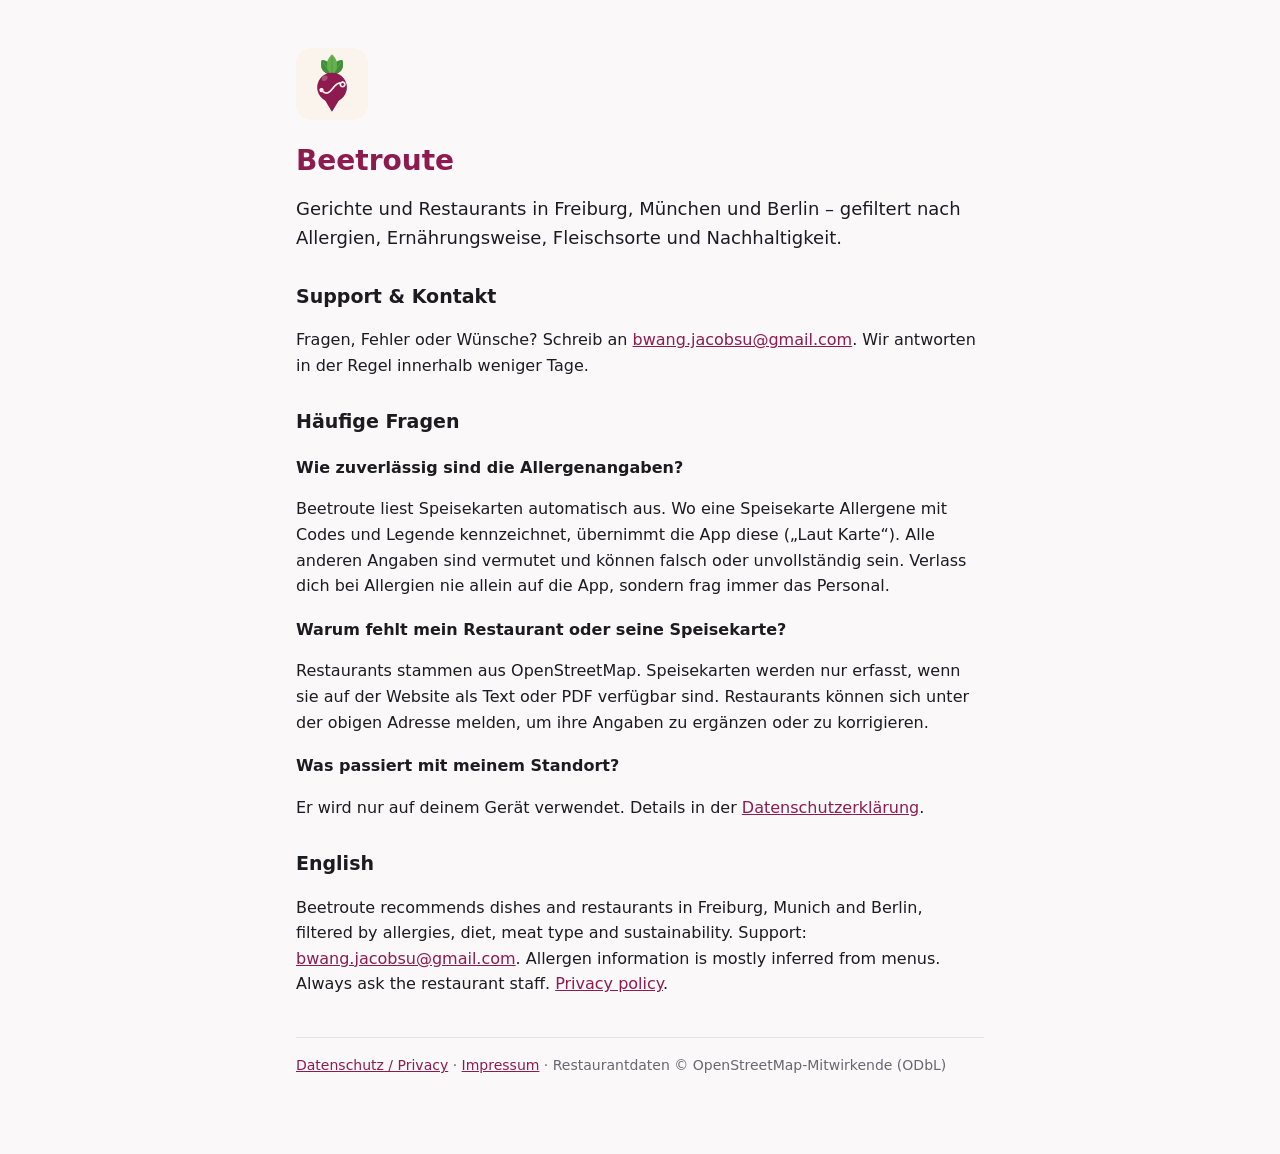
<file: index.html>
<!doctype html>
<html lang="de">
<head>
<meta charset="utf-8">
<meta name="viewport" content="width=device-width, initial-scale=1">
<title>Beetroute – Support</title>
<link rel="stylesheet" href="style.css">
</head>
<body>
<main>
<p class="logo"><img src="icon.png" alt="" width="72" height="72"></p>
<h1>Beetroute</h1>
<p class="lead">Gerichte und Restaurants in Freiburg, München und Berlin – gefiltert nach Allergien, Ernährungsweise, Fleischsorte und Nachhaltigkeit.</p>

<h2>Support &amp; Kontakt</h2>
<p>Fragen, Fehler oder Wünsche? Schreib an <a href="mailto:bwang.jacobsu@gmail.com?subject=Beetroute">bwang.jacobsu@gmail.com</a>. Wir antworten in der Regel innerhalb weniger Tage.</p>

<h2>Häufige Fragen</h2>
<h3>Wie zuverlässig sind die Allergenangaben?</h3>
<p>Beetroute liest Speisekarten automatisch aus. Wo eine Speisekarte Allergene mit Codes und Legende kennzeichnet, übernimmt die App diese („Laut Karte“). Alle anderen Angaben sind vermutet und können falsch oder unvollständig sein. Verlass dich bei Allergien nie allein auf die App, sondern frag immer das Personal.</p>
<h3>Warum fehlt mein Restaurant oder seine Speisekarte?</h3>
<p>Restaurants stammen aus OpenStreetMap. Speisekarten werden nur erfasst, wenn sie auf der Website als Text oder PDF verfügbar sind. Restaurants können sich unter der obigen Adresse melden, um ihre Angaben zu ergänzen oder zu korrigieren.</p>
<h3>Was passiert mit meinem Standort?</h3>
<p>Er wird nur auf deinem Gerät verwendet. Details in der <a href="privacy.html">Datenschutzerklärung</a>.</p>

<h2>English</h2>
<p>Beetroute recommends dishes and restaurants in Freiburg, Munich and Berlin, filtered by allergies, diet, meat type and sustainability. Support: <a href="mailto:bwang.jacobsu@gmail.com?subject=Beetroute">bwang.jacobsu@gmail.com</a>. Allergen information is mostly inferred from menus. Always ask the restaurant staff. <a href="privacy.html#en">Privacy policy</a>.</p>

<p class="foot"><a href="privacy.html">Datenschutz / Privacy</a> · <a href="impressum.html">Impressum</a> · Restaurantdaten © OpenStreetMap-Mitwirkende (ODbL)</p>
</main>
</body>
</html>
</file>
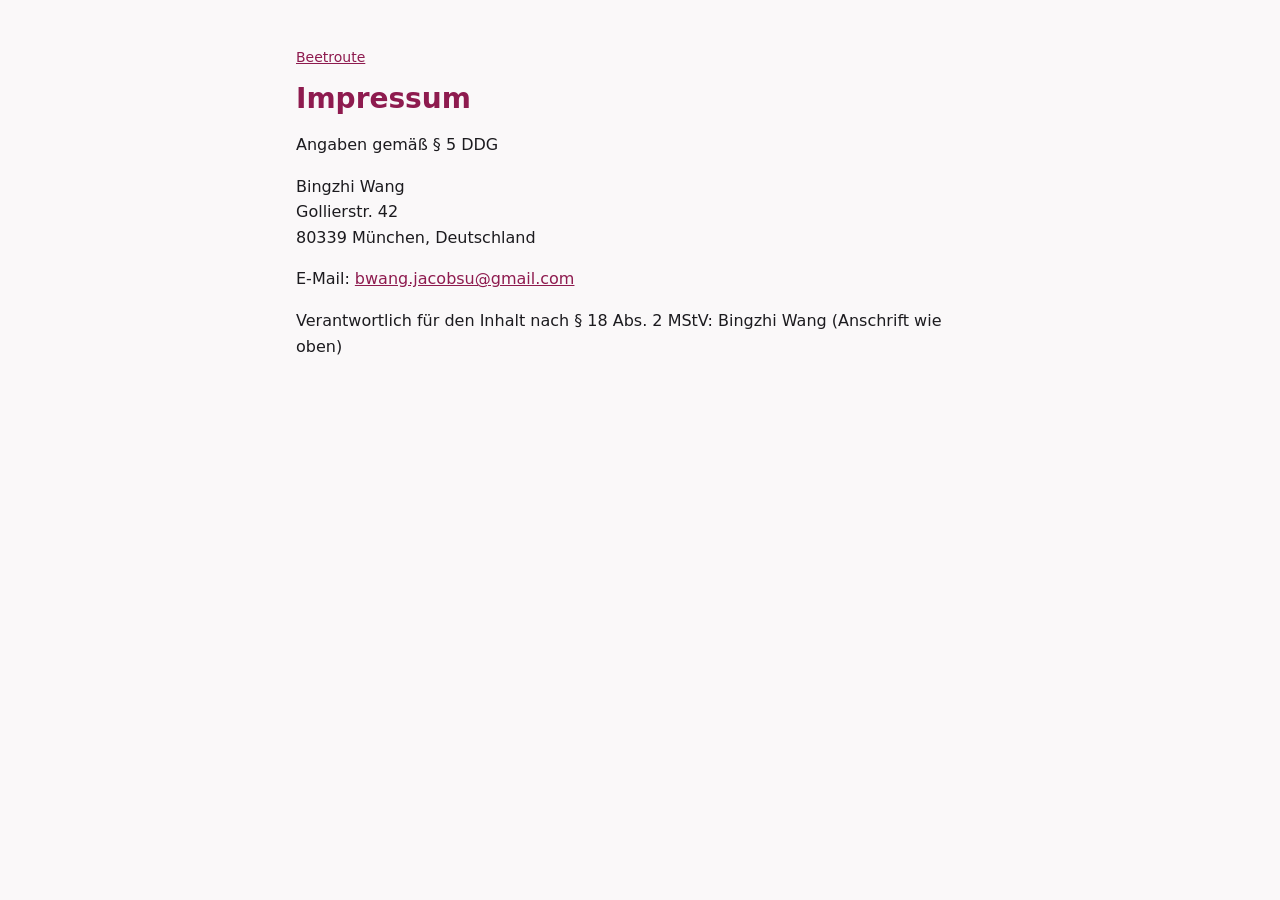
<file: impressum.html>
<!doctype html>
<html lang="de">
<head>
<meta charset="utf-8">
<meta name="viewport" content="width=device-width, initial-scale=1">
<title>Beetroute – Impressum</title>
<link rel="stylesheet" href="style.css">
</head>
<body>
<main>
<p class="nav"><a href="index.html">Beetroute</a></p>
<h1>Impressum</h1>
<p>Angaben gemäß § 5 DDG</p>
<p>Bingzhi Wang<br>
Gollierstr. 42<br>
80339 München, Deutschland</p>
<p>E-Mail: <a href="mailto:bwang.jacobsu@gmail.com">bwang.jacobsu@gmail.com</a></p>
<p>Verantwortlich für den Inhalt nach § 18 Abs. 2 MStV: Bingzhi Wang (Anschrift wie oben)</p>
</main>
</body>
</html>
</file>
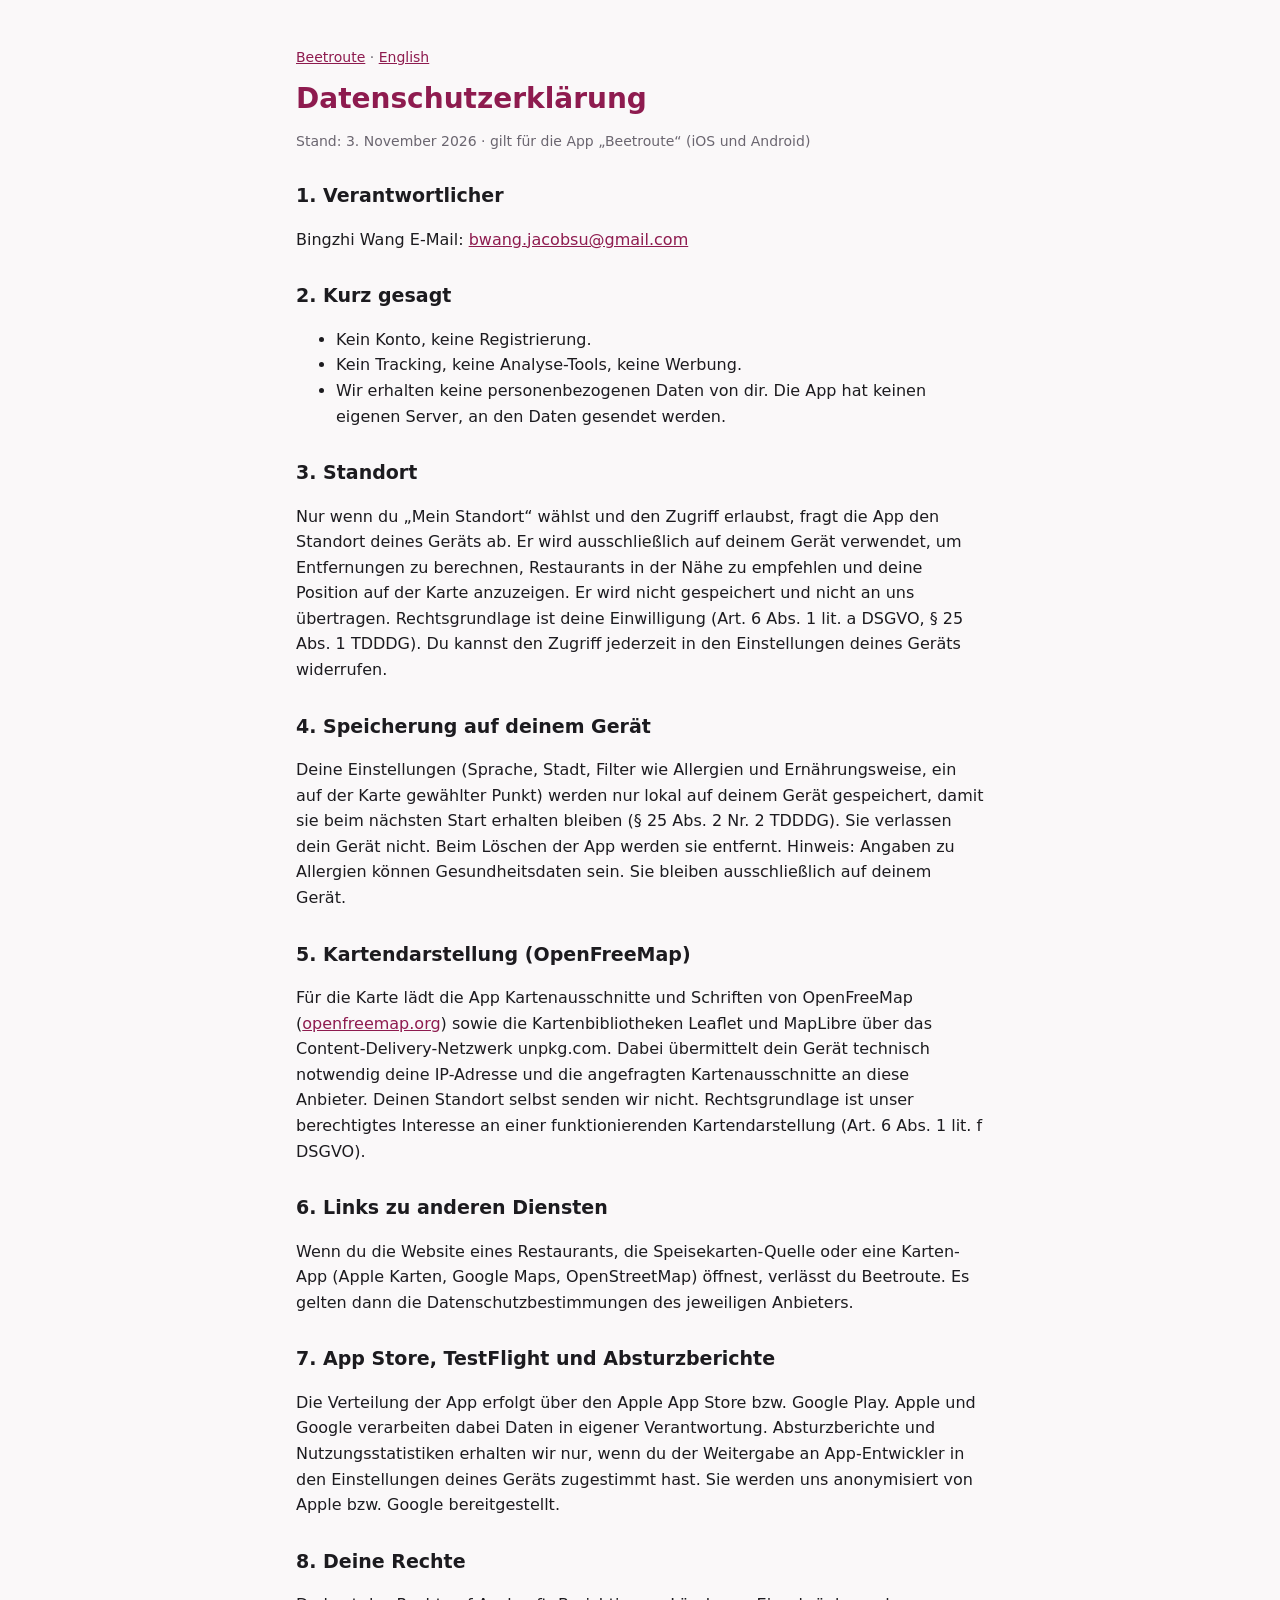
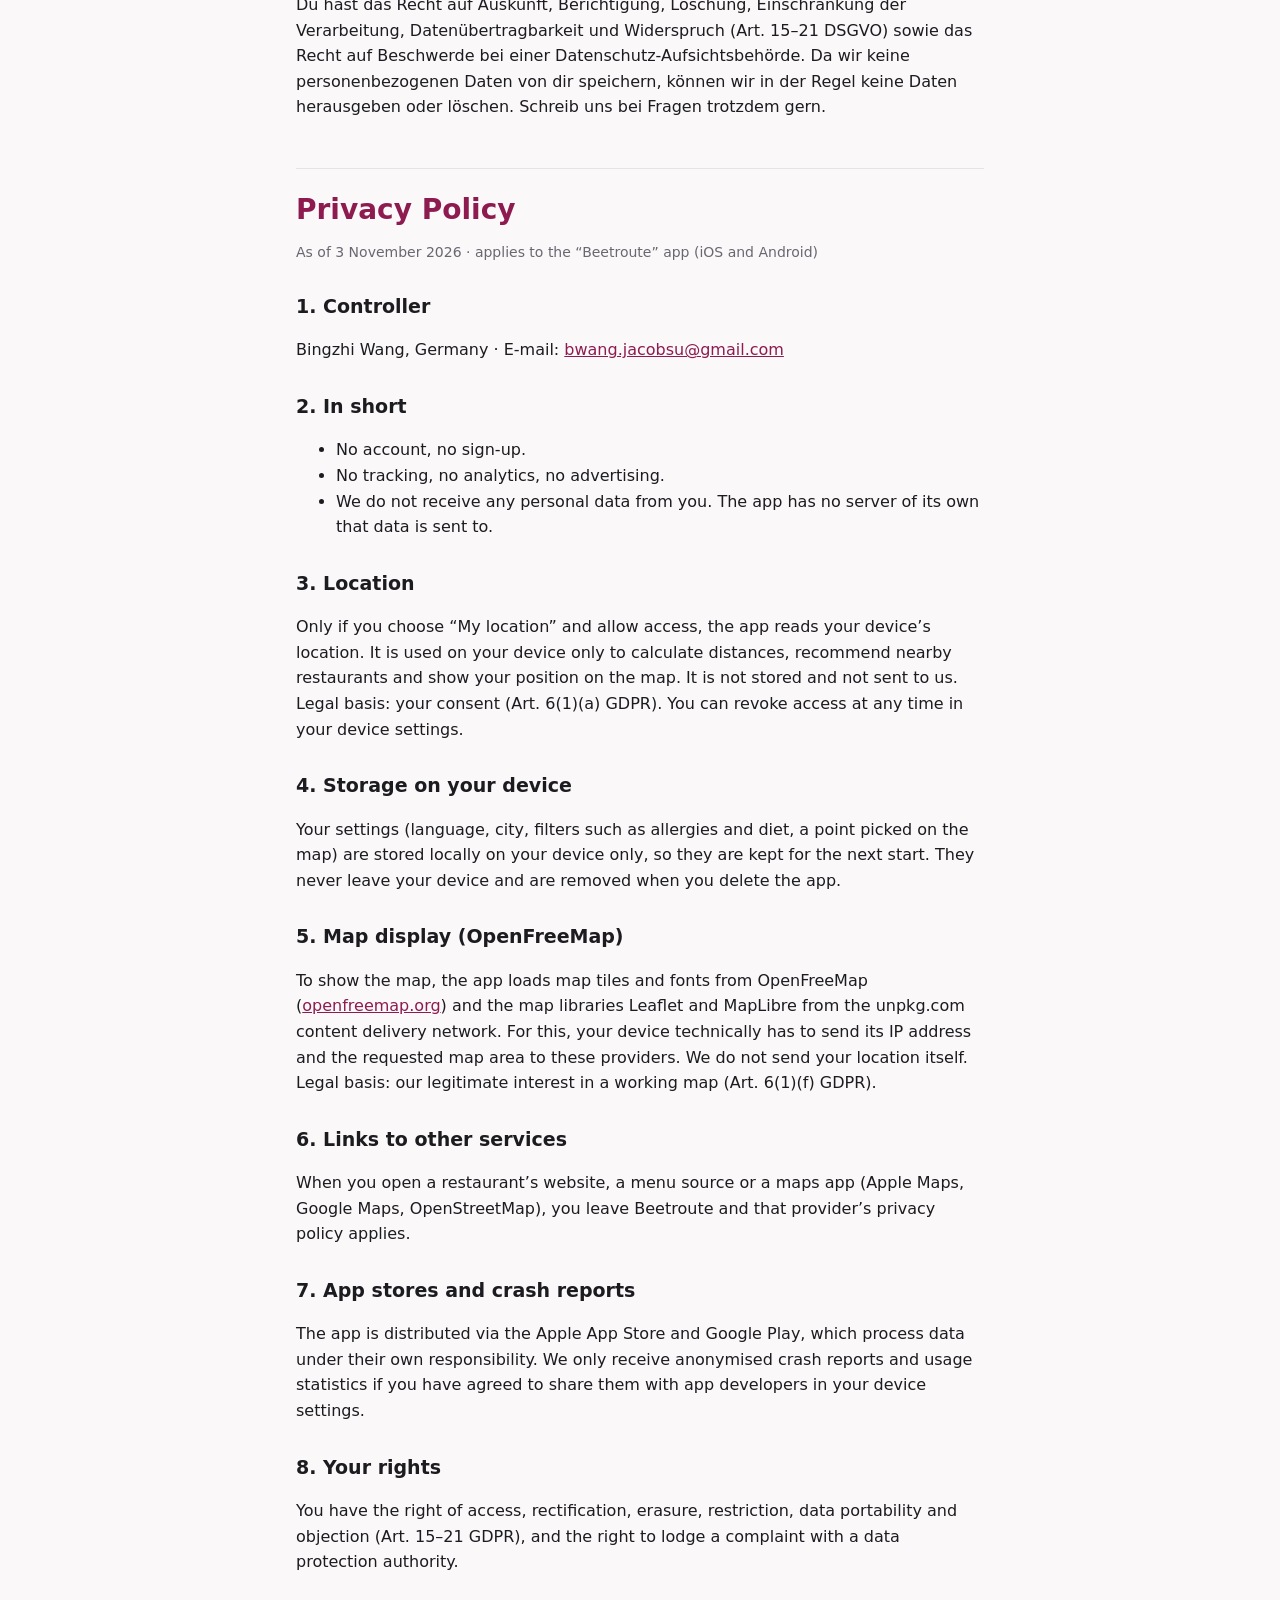
<file: privacy.html>
<!doctype html>
<html lang="de">
<head>
<meta charset="utf-8">
<meta name="viewport" content="width=device-width, initial-scale=1">
<title>Beetroute – Datenschutzerklärung / Privacy Policy</title>
<link rel="stylesheet" href="style.css">
</head>
<body>
<main>
<p class="nav"><a href="index.html">Beetroute</a> · <a href="#en">English</a></p>

<h1>Datenschutzerklärung</h1>
<p class="meta">Stand: 3. November 2026 · gilt für die App „Beetroute“ (iOS und Android)</p>

<h2>1. Verantwortlicher</h2>
<p>Bingzhi Wang
E-Mail: <a href="mailto:bwang.jacobsu@gmail.com">bwang.jacobsu@gmail.com</a></p>

<h2>2. Kurz gesagt</h2>
<ul>
<li>Kein Konto, keine Registrierung.</li>
<li>Kein Tracking, keine Analyse-Tools, keine Werbung.</li>
<li>Wir erhalten keine personenbezogenen Daten von dir. Die App hat keinen eigenen Server, an den Daten gesendet werden.</li>
</ul>

<h2>3. Standort</h2>
<p>Nur wenn du „Mein Standort“ wählst und den Zugriff erlaubst, fragt die App den Standort deines Geräts ab. Er wird ausschließlich auf deinem Gerät verwendet, um Entfernungen zu berechnen, Restaurants in der Nähe zu empfehlen und deine Position auf der Karte anzuzeigen. Er wird nicht gespeichert und nicht an uns übertragen. Rechtsgrundlage ist deine Einwilligung (Art. 6 Abs. 1 lit. a DSGVO, § 25 Abs. 1 TDDDG). Du kannst den Zugriff jederzeit in den Einstellungen deines Geräts widerrufen.</p>

<h2>4. Speicherung auf deinem Gerät</h2>
<p>Deine Einstellungen (Sprache, Stadt, Filter wie Allergien und Ernährungsweise, ein auf der Karte gewählter Punkt) werden nur lokal auf deinem Gerät gespeichert, damit sie beim nächsten Start erhalten bleiben (§ 25 Abs. 2 Nr. 2 TDDDG). Sie verlassen dein Gerät nicht. Beim Löschen der App werden sie entfernt. Hinweis: Angaben zu Allergien können Gesundheitsdaten sein. Sie bleiben ausschließlich auf deinem Gerät.</p>

<h2>5. Kartendarstellung (OpenFreeMap)</h2>
<p>Für die Karte lädt die App Kartenausschnitte und Schriften von OpenFreeMap (<a href="https://openfreemap.org">openfreemap.org</a>) sowie die Kartenbibliotheken Leaflet und MapLibre über das Content-Delivery-Netzwerk unpkg.com. Dabei übermittelt dein Gerät technisch notwendig deine IP-Adresse und die angefragten Kartenausschnitte an diese Anbieter. Deinen Standort selbst senden wir nicht. Rechtsgrundlage ist unser berechtigtes Interesse an einer funktionierenden Kartendarstellung (Art. 6 Abs. 1 lit. f DSGVO).</p>

<h2>6. Links zu anderen Diensten</h2>
<p>Wenn du die Website eines Restaurants, die Speisekarten-Quelle oder eine Karten-App (Apple Karten, Google Maps, OpenStreetMap) öffnest, verlässt du Beetroute. Es gelten dann die Datenschutzbestimmungen des jeweiligen Anbieters.</p>

<h2>7. App Store, TestFlight und Absturzberichte</h2>
<p>Die Verteilung der App erfolgt über den Apple App Store bzw. Google Play. Apple und Google verarbeiten dabei Daten in eigener Verantwortung. Absturzberichte und Nutzungsstatistiken erhalten wir nur, wenn du der Weitergabe an App-Entwickler in den Einstellungen deines Geräts zugestimmt hast. Sie werden uns anonymisiert von Apple bzw. Google bereitgestellt.</p>

<h2>8. Deine Rechte</h2>
<p>Du hast das Recht auf Auskunft, Berichtigung, Löschung, Einschränkung der Verarbeitung, Datenübertragbarkeit und Widerspruch (Art. 15–21 DSGVO) sowie das Recht auf Beschwerde bei einer Datenschutz-Aufsichtsbehörde. Da wir keine personenbezogenen Daten von dir speichern, können wir in der Regel keine Daten herausgeben oder löschen. Schreib uns bei Fragen trotzdem gern.</p>

<hr>

<h1 id="en">Privacy Policy</h1>
<p class="meta">As of 3 November 2026 · applies to the “Beetroute” app (iOS and Android)</p>

<h2>1. Controller</h2>
<p>Bingzhi Wang, Germany · E-mail: <a href="mailto:bwang.jacobsu@gmail.com">bwang.jacobsu@gmail.com</a></p>

<h2>2. In short</h2>
<ul>
<li>No account, no sign-up.</li>
<li>No tracking, no analytics, no advertising.</li>
<li>We do not receive any personal data from you. The app has no server of its own that data is sent to.</li>
</ul>

<h2>3. Location</h2>
<p>Only if you choose “My location” and allow access, the app reads your device’s location. It is used on your device only to calculate distances, recommend nearby restaurants and show your position on the map. It is not stored and not sent to us. Legal basis: your consent (Art. 6(1)(a) GDPR). You can revoke access at any time in your device settings.</p>

<h2>4. Storage on your device</h2>
<p>Your settings (language, city, filters such as allergies and diet, a point picked on the map) are stored locally on your device only, so they are kept for the next start. They never leave your device and are removed when you delete the app.</p>

<h2>5. Map display (OpenFreeMap)</h2>
<p>To show the map, the app loads map tiles and fonts from OpenFreeMap (<a href="https://openfreemap.org">openfreemap.org</a>) and the map libraries Leaflet and MapLibre from the unpkg.com content delivery network. For this, your device technically has to send its IP address and the requested map area to these providers. We do not send your location itself. Legal basis: our legitimate interest in a working map (Art. 6(1)(f) GDPR).</p>

<h2>6. Links to other services</h2>
<p>When you open a restaurant’s website, a menu source or a maps app (Apple Maps, Google Maps, OpenStreetMap), you leave Beetroute and that provider’s privacy policy applies.</p>

<h2>7. App stores and crash reports</h2>
<p>The app is distributed via the Apple App Store and Google Play, which process data under their own responsibility. We only receive anonymised crash reports and usage statistics if you have agreed to share them with app developers in your device settings.</p>

<h2>8. Your rights</h2>
<p>You have the right of access, rectification, erasure, restriction, data portability and objection (Art. 15–21 GDPR), and the right to lodge a complaint with a data protection authority.</p>
</main>
</body>
</html>
</file>
<file: style.css>
:root { --brand: #8e1b4f; --text: #1c1b1f; --muted: #6b6670; --bg: #faf8f9; --line: #e7e2e6; }
@media (prefers-color-scheme: dark) {
  :root { --brand: #e07aa8; --text: #f1edf0; --muted: #b3acb3; --bg: #18151a; --line: #3a343c; }
}
* { box-sizing: border-box; }
body { margin: 0; background: var(--bg); color: var(--text); font: 16px/1.6 -apple-system, system-ui, "Segoe UI", Roboto, sans-serif; }
main { max-width: 720px; margin: 0 auto; padding: 32px 16px 64px; }
h1 { color: var(--brand); font-size: 28px; line-height: 1.2; margin: 8px 0 4px; }
h2 { font-size: 19px; margin: 28px 0 6px; }
h3 { font-size: 16px; margin: 18px 0 4px; }
a { color: var(--brand); }
.lead { font-size: 18px; }
.meta, .nav, .foot { color: var(--muted); font-size: 14px; }
.foot { margin-top: 40px; border-top: 1px solid var(--line); padding-top: 16px; }
.logo img { border-radius: 16px; }
hr { border: 0; border-top: 1px solid var(--line); margin: 48px 0 24px; }
.todo { background: #fff3c4; color: #6b4e00; padding: 0 4px; border-radius: 4px; }
</file>
